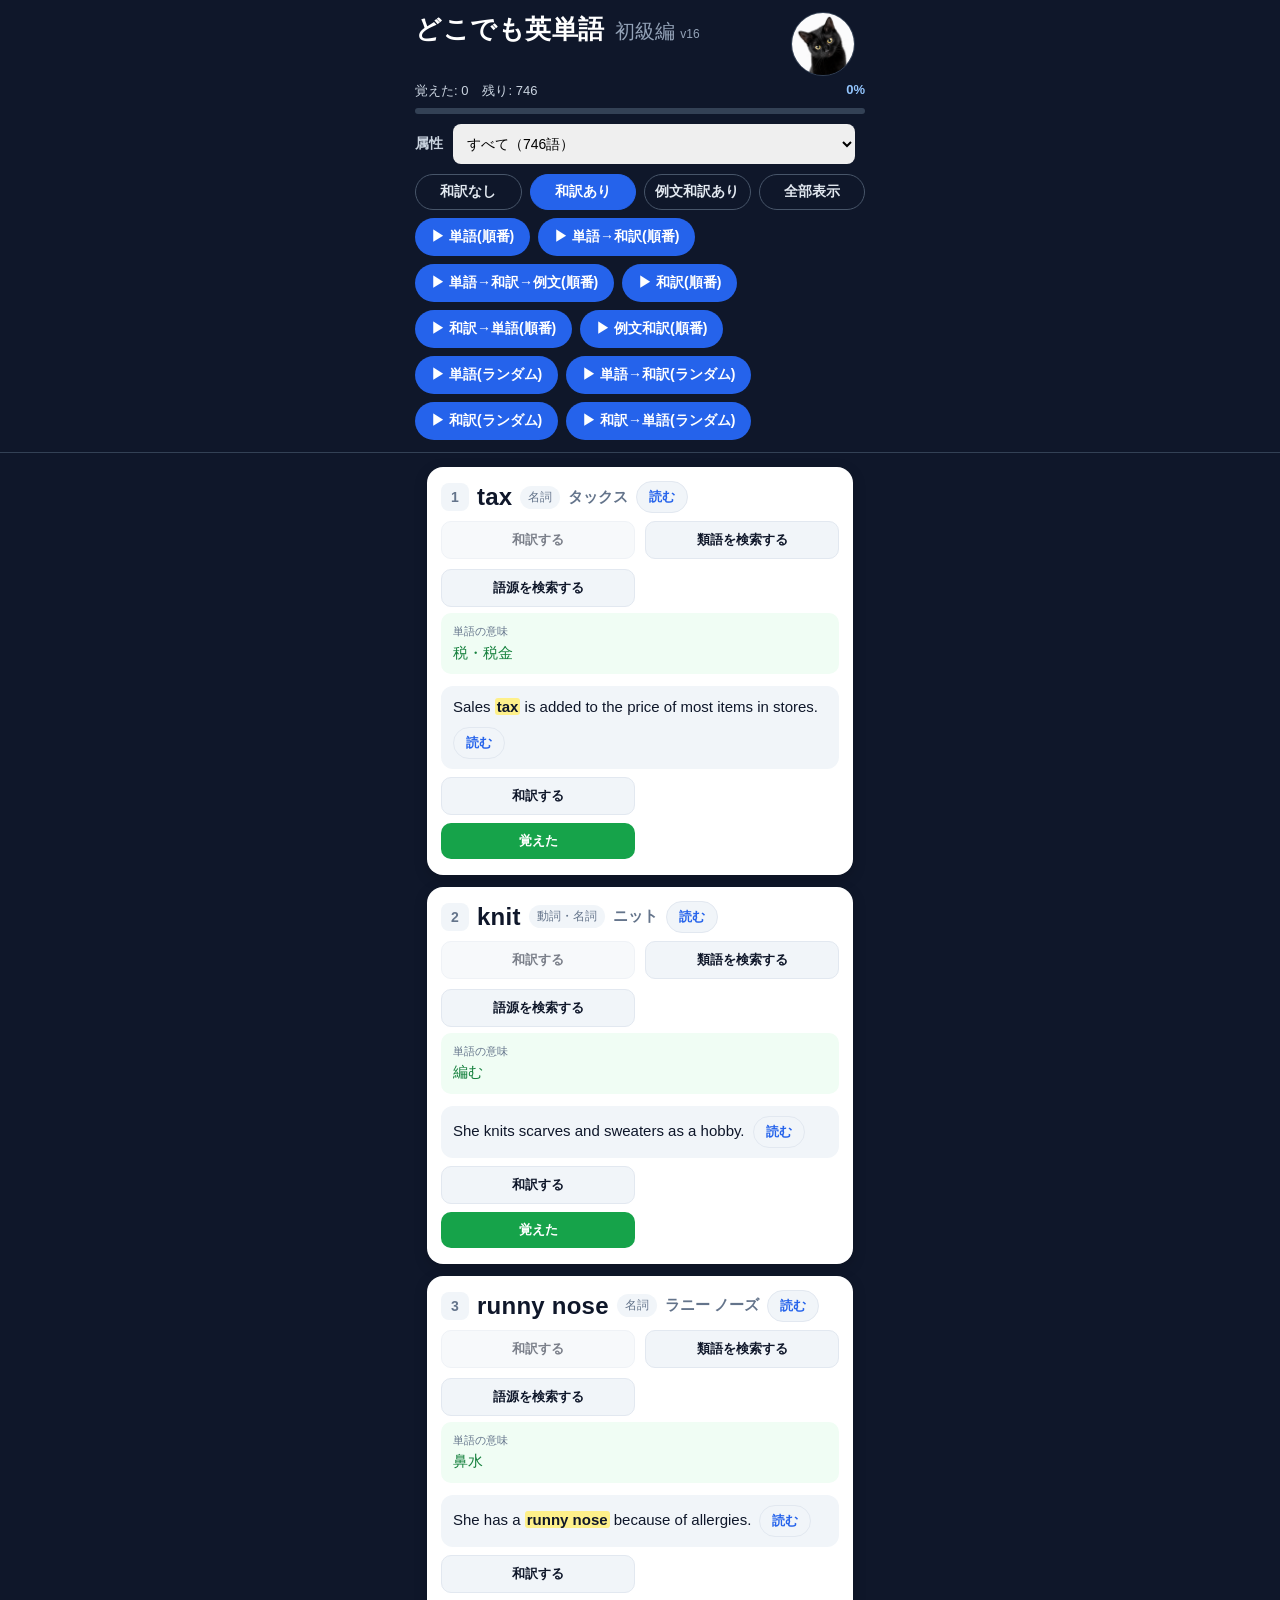
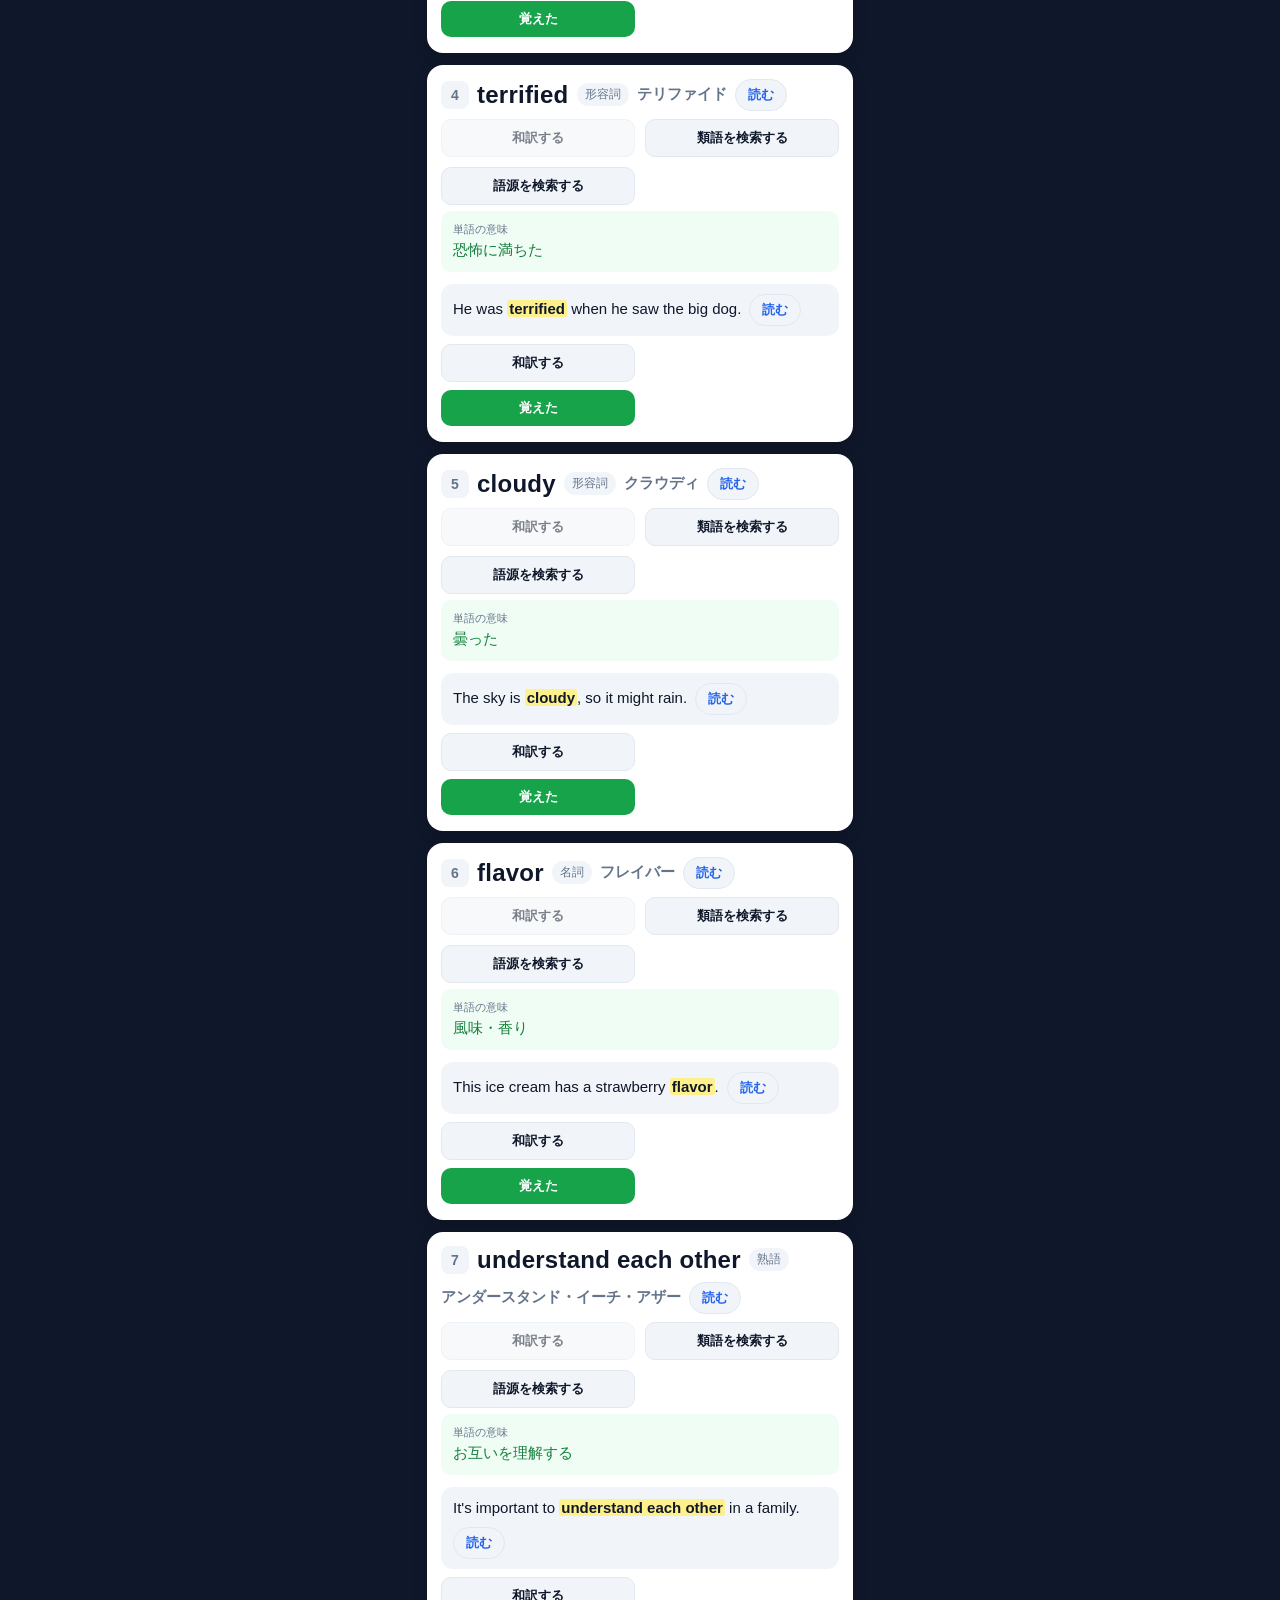
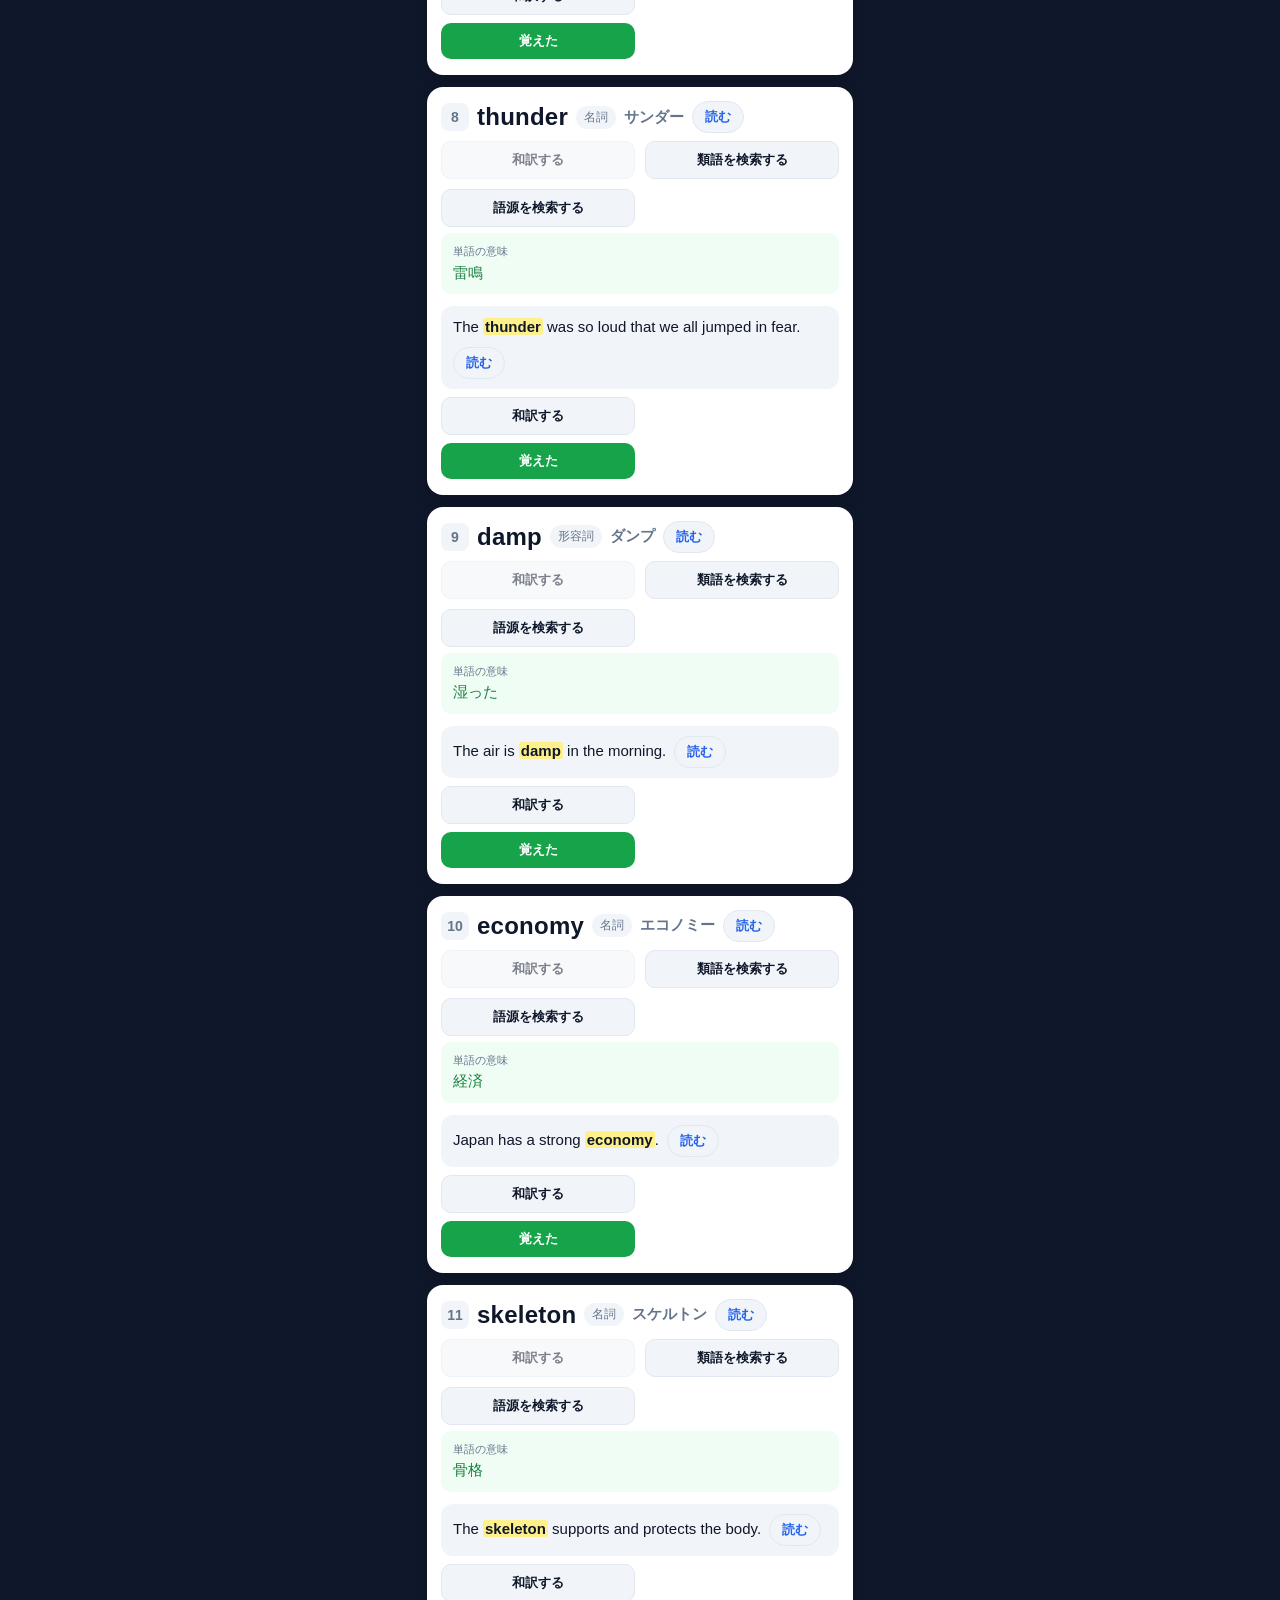
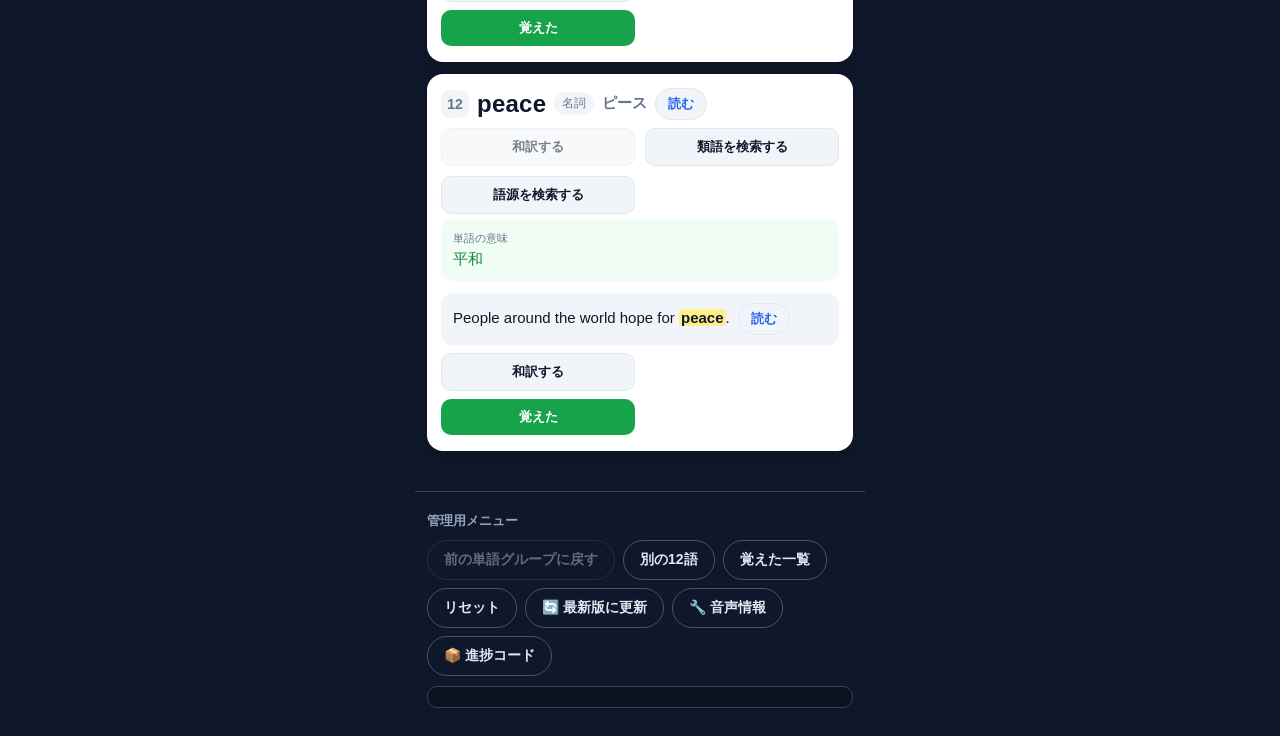
<file: index.html>
<!DOCTYPE html>
<html lang="ja">
<head>
  <meta charset="UTF-8" />
  <meta name="viewport" content="width=device-width, initial-scale=1.0, viewport-fit=cover" />
  <meta name="theme-color" content="#0f172a" />
  <meta http-equiv="Cache-Control" content="no-cache, no-store, must-revalidate" />
  <script>
    (function () {
      if (new URLSearchParams(location.search).get("hardreset") !== "1") return;
      var tasks = [];
      if ("serviceWorker" in navigator) {
        tasks.push(
          navigator.serviceWorker.getRegistrations().then(function (regs) {
            return Promise.all(regs.map(function (r) { return r.unregister(); }));
          })
        );
      }
      if ("caches" in window) {
        tasks.push(
          caches.keys().then(function (keys) {
            return Promise.all(keys.map(function (k) { return caches.delete(k); }));
          })
        );
      }
      Promise.all(tasks).finally(function () {
        var u = new URL(location.href);
        u.searchParams.delete("hardreset");
        u.searchParams.set("_t", Date.now());
        location.replace(u.href);
      });
    })();
  </script>
  <title>どこでも英単語 初級編</title>
  <link rel="preconnect" href="https://fonts.googleapis.com" />
  <link rel="preconnect" href="https://fonts.gstatic.com" crossorigin />
  <link
    href="https://fonts.googleapis.com/css2?family=Yomogi&display=swap"
    rel="stylesheet"
  />
  <link rel="manifest" href="manifest.webmanifest?v=16" />
  <link rel="apple-touch-icon" href="header-cat.png?v=16" />
  <link rel="stylesheet" href="style.css?v=16" />
</head>
<body>
  <header class="app-header">
    <div class="header-row">
      <h1 class="brand">
        <span class="brand-name">どこでも英単語</span>
      </h1>
      <span class="subtitle">初級編 <span id="appVersion"></span></span>
      <img class="header-mascot" src="header-cat.png?v=16" alt="" />
    </div>
    <div class="header-stats">
      <span id="learnedCount">覚えた: 0</span>
      <span id="remainCount">残り: 0</span>
      <span id="progressPct">0%</span>
    </div>
    <div class="progress-bar" aria-hidden="true">
      <div id="progressFill" class="progress-fill"></div>
    </div>
    <div class="category-row">
      <label for="catSelect">属性</label>
      <select id="catSelect" aria-label="属性で絞り込み"></select>
      <span id="catCount" class="cat-count"></span>
    </div>
    <div class="header-actions mode-actions">
      <button class="btn btn-ghost mode-btn" data-mode="no-ja">和訳なし</button>
      <button class="btn btn-ghost mode-btn" data-mode="normal">和訳あり</button>
      <button class="btn btn-ghost mode-btn" data-mode="ex">例文和訳あり</button>
      <button class="btn btn-ghost mode-btn" data-mode="full">全部表示</button>
    </div>
    <div class="header-actions header-actions-read">
      <button id="readWordsSeqBtn" class="btn btn-primary">▶ 単語(順番)</button>
      <button id="readWordJaSeqBtn" class="btn btn-primary">▶ 単語→和訳(順番)</button>
      <button id="readWordExBtn" class="btn btn-primary">▶ 単語→和訳→例文(順番)</button>
      <button id="readJaSeqBtn" class="btn btn-primary">▶ 和訳(順番)</button>
      <button id="readJaWordSeqBtn" class="btn btn-primary">▶ 和訳→単語(順番)</button>
      <button id="readExJaBtn" class="btn btn-primary">▶ 例文和訳(順番)</button>
    </div>
    <div class="header-actions header-actions-read">
      <button id="readWordsRandomBtn" class="btn btn-primary">▶ 単語(ランダム)</button>
      <button id="readWordJaRandomBtn" class="btn btn-primary">▶ 単語→和訳(ランダム)</button>
      <button id="readJaRandomBtn" class="btn btn-primary">▶ 和訳(ランダム)</button>
      <button id="readJaWordRandomBtn" class="btn btn-primary">▶ 和訳→単語(ランダム)</button>
      <button id="stopBtn" class="btn btn-ghost" hidden>■ 停止</button>
    </div>
  </header>

  <main id="cardList" class="card-list"></main>

  <div id="emptyState" class="empty-state" hidden>
    <p id="emptyStateMsg">🎉 すべての単語を覚えました！</p>
    <button id="restartBtn" class="btn btn-primary">もう一度はじめから</button>
  </div>

  <footer class="app-management" aria-label="管理用メニュー">
    <p class="management-title">管理用メニュー</p>
    <div class="header-actions">
      <button id="previousGroupBtn" class="btn btn-ghost" disabled>前の単語グループに戻す</button>
      <button id="shuffleBtn" class="btn btn-ghost">別の12語</button>
      <button id="learnedListBtn" class="btn btn-ghost">覚えた一覧</button>
      <button id="resetBtn" class="btn btn-ghost">リセット</button>
      <button id="updateBtn" class="btn btn-ghost">🔄 最新版に更新</button>
      <button id="voiceInfoBtn" class="btn btn-ghost">🔧 音声情報</button>
      <button id="progressCodeBtn" class="btn btn-ghost">📦 進捗コード</button>
    </div>
    <div id="learnedPanel" class="learned-panel" hidden></div>
    <div id="voicePanel" class="voice-panel" hidden></div>
    <div id="progressCodePanel" class="progress-code-panel" hidden></div>
  </footer>

  <script src="words_extra.js?v=16"></script>
  <script src="words.js?v=16"></script>
  <script src="app.js?v=16"></script>
</body>
</html>
</file>
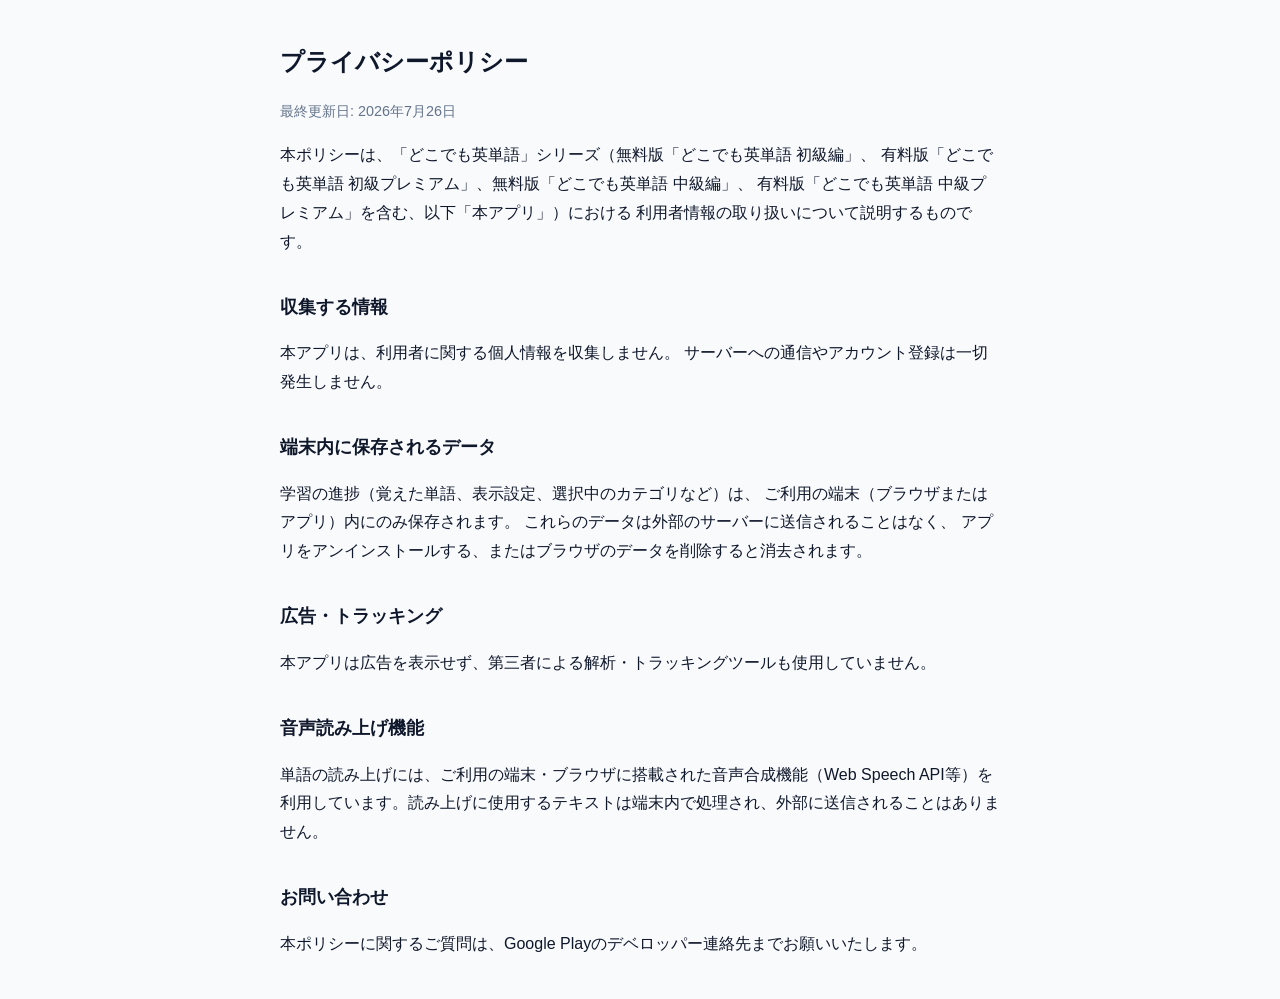
<file: privacy.html>
<!DOCTYPE html>
<html lang="ja">
<head>
<meta charset="UTF-8" />
<meta name="viewport" content="width=device-width, initial-scale=1.0" />
<title>プライバシーポリシー | どこでも英単語</title>
<style>
  body {
    font-family: -apple-system, "Yu Gothic", "Hiragino Sans", sans-serif;
    max-width: 720px;
    margin: 40px auto;
    padding: 0 20px;
    line-height: 1.8;
    color: #0f172a;
    background: #f8fafc;
  }
  h1 { font-size: 1.5rem; }
  h2 { font-size: 1.1rem; margin-top: 2em; }
  .updated { color: #64748b; font-size: 0.9rem; }
</style>
</head>
<body>
  <h1>プライバシーポリシー</h1>
  <p class="updated">最終更新日: 2026年7月26日</p>

  <p>
    本ポリシーは、「どこでも英単語」シリーズ（無料版「どこでも英単語 初級編」、
    有料版「どこでも英単語 初級プレミアム」、無料版「どこでも英単語 中級編」、
    有料版「どこでも英単語 中級プレミアム」を含む、以下「本アプリ」）における
    利用者情報の取り扱いについて説明するものです。
  </p>

  <h2>収集する情報</h2>
  <p>
    本アプリは、利用者に関する個人情報を収集しません。
    サーバーへの通信やアカウント登録は一切発生しません。
  </p>

  <h2>端末内に保存されるデータ</h2>
  <p>
    学習の進捗（覚えた単語、表示設定、選択中のカテゴリなど）は、
    ご利用の端末（ブラウザまたはアプリ）内にのみ保存されます。
    これらのデータは外部のサーバーに送信されることはなく、
    アプリをアンインストールする、またはブラウザのデータを削除すると消去されます。
  </p>

  <h2>広告・トラッキング</h2>
  <p>
    本アプリは広告を表示せず、第三者による解析・トラッキングツールも使用していません。
  </p>

  <h2>音声読み上げ機能</h2>
  <p>
    単語の読み上げには、ご利用の端末・ブラウザに搭載された音声合成機能（Web Speech API等）を
    利用しています。読み上げに使用するテキストは端末内で処理され、外部に送信されることはありません。
  </p>

  <h2>お問い合わせ</h2>
  <p>
    本ポリシーに関するご質問は、Google Playのデベロッパー連絡先までお願いいたします。
  </p>
</body>
</html>
</file>
<file: style.css>
:root {
  --bg: #0f172a;
  --bg-soft: #1e293b;
  --card: #ffffff;
  --card-soft: #f1f5f9;
  --text: #0f172a;
  --muted: #64748b;
  --primary: #2563eb;
  --primary-dark: #1d4ed8;
  --green: #16a34a;
  --green-dark: #15803d;
  --line: #e2e8f0;
  --radius: 16px;
  --content-width: 450px;
  --content-padding: 12px;
}

* { box-sizing: border-box; -webkit-tap-highlight-color: transparent; }

html, body {
  margin: 0;
  padding: 0;
  width: 100%;
  max-width: 100%;
  min-height: 100%;
  overflow-x: hidden;
  background: var(--bg);
  color: var(--text);
  font-family: -apple-system, BlinkMacSystemFont, "Segoe UI", "Hiragino Kaku Gothic ProN",
    "Yu Gothic", Meiryo, sans-serif;
  -webkit-text-size-adjust: 100%;
  -webkit-overflow-scrolling: touch;
}

/* ---------- アプリ内ブラウザ警告 ---------- */
.in-app-browser-warning {
  display: flex;
  align-items: center;
  gap: 10px;
  background: #78350f;
  color: #fef3c7;
  font-size: 13px;
  line-height: 1.5;
  padding: 10px max(12px, env(safe-area-inset-right)) 10px max(12px, env(safe-area-inset-left));
}
.in-app-browser-warning span { flex: 1; }
.in-app-browser-warning button {
  flex: 0 0 auto;
  background: transparent;
  border: none;
  color: #fef3c7;
  font-size: 16px;
  cursor: pointer;
  padding: 4px;
}

/* ---------- ヘッダー ---------- */
.app-header {
  position: sticky;
  top: 0;
  z-index: 10;
  background: var(--bg);
  color: #fff;
  padding: calc(env(safe-area-inset-top) + 12px)
    max(16px, env(safe-area-inset-right))
    12px
    max(16px, env(safe-area-inset-left));
  border-bottom: 1px solid #334155;
}

.app-header > * {
  max-width: var(--content-width);
  margin-left: auto;
  margin-right: auto;
  width: 100%;
}

.header-row {
  display: flex;
  align-items: baseline;
  column-gap: 0;
  row-gap: 6px;
  flex-wrap: wrap;
}

.header-mascot {
  width: 64px;
  height: 64px;
  margin-left: auto;
  margin-right: 10px;
  border-radius: 999px;
  object-fit: cover;
  object-position: 50% 5%;
  border: 1px solid #334155;
  flex: 0 0 auto;
  align-self: center;
}

@media (max-width: 390px) {
  .header-mascot { width: 52px; height: 52px; }
}

.app-header .brand {
  margin: 0;
  display: inline-flex;
  align-items: baseline;
  gap: 7px;
  font-size: 26px;
  font-weight: 800;
  letter-spacing: 0.02em;
  white-space: nowrap;
}

.title-sub {
  margin-left: 2px;
  padding: 0 2px 2px;
  color: #cbd5e1;
  font-family: "Yomogi", "Yu Kyokasho", "Klee", "Hiragino Maru Gothic ProN",
    "Yu Gothic", cursive;
  font-size: 20px;
  font-weight: 500;
  letter-spacing: 0.06em;
}

.subtitle {
  margin-left: 0.5em;
  font-size: 20px;
  color: #94a3b8;
  white-space: nowrap;
}

#appVersion {
  font-size: 12px;
}

@media (max-width: 390px) {
  .header-row { row-gap: 5px; }
  .app-header .brand { font-size: 25px; }
  .title-sub { font-size: 15px; }
  .subtitle { font-size: 15px; }
}

.header-stats {
  display: flex;
  gap: 14px;
  margin-top: 6px;
  font-size: 13px;
  color: #cbd5e1;
  flex-wrap: wrap;
}

#progressPct {
  margin-left: auto;
  font-weight: 800;
  color: #93c5fd;
}

.progress-bar {
  margin-top: 8px;
  height: 6px;
  background: #334155;
  border-radius: 999px;
  overflow: hidden;
}

.progress-fill {
  height: 100%;
  width: 0%;
  background: linear-gradient(90deg, #2563eb, #4ade80);
  border-radius: 999px;
  transition: width 0.25s ease;
}

.category-row {
  display: flex;
  align-items: center;
  gap: 10px;
  margin-top: 10px;
  flex-wrap: wrap;
  font-size: 14px;
}
.category-row label {
  font-weight: 700;
  color: #cbd5e1;
}
.category-row select {
  flex: 1;
  min-width: 140px;
  font-size: 14px;
  padding: 8px 10px;
  border-radius: 8px;
  border: none;
  min-height: 40px;
}
.cat-count {
  font-size: 12px;
  color: #94a3b8;
}

.header-actions {
  display: flex;
  gap: 8px;
  margin-top: 12px;
  flex-wrap: wrap;
}

.header-actions-read {
  margin-top: 8px;
}

.header-actions-read:first-of-type {
  margin-top: 12px;
}

/* ---------- ボタン ---------- */
.btn {
  border: none;
  border-radius: 999px;
  padding: 10px 16px;
  font-size: 14px;
  font-weight: 700;
  cursor: pointer;
  transition: transform 0.05s ease, background 0.15s ease, opacity 0.15s ease;
}
.btn:active { transform: scale(0.96); }

.btn-primary { background: var(--primary); color: #fff; }
.btn-primary:hover { background: var(--primary-dark); }

.btn-ghost {
  background: transparent;
  color: #e2e8f0;
  border: 1px solid #475569;
}

.mode-actions {
  margin-top: 10px;
  flex-wrap: nowrap;
}

.mode-btn {
  flex: 1 1 0;
  padding: 8px 2px;
  text-align: center;
  white-space: nowrap;
}

.mode-btn.active {
  background: var(--primary);
  color: #fff;
  border-color: var(--primary);
}

.btn:disabled {
  opacity: 0.4;
  cursor: default;
}

/* ---------- 画面末尾の管理用メニュー ---------- */
.app-management {
  max-width: var(--content-width);
  width: 100%;
  margin: 0 auto;
  padding: 20px max(var(--content-padding), env(safe-area-inset-right))
    calc(env(safe-area-inset-bottom) + 28px)
    max(var(--content-padding), env(safe-area-inset-left));
  border-top: 1px solid #334155;
  color: #fff;
}

.management-title {
  margin: 0;
  color: #94a3b8;
  font-size: 13px;
  font-weight: 700;
}

.app-management .header-actions {
  margin-top: 10px;
}

/* ---------- 音声情報パネル ---------- */
.voice-panel {
  margin-top: 10px;
  background: #0b1220;
  border: 1px solid #334155;
  border-radius: 10px;
  padding: 10px 12px;
  font-size: 12px;
  line-height: 1.6;
  color: #cbd5e1;
  max-height: 200px;
  overflow: auto;
  white-space: pre-wrap;
  word-break: break-word;
}
.voice-panel .ok { color: #4ade80; font-weight: 700; }
.voice-panel .ng { color: #f87171; font-weight: 700; }
.voice-panel .hit { color: #93c5fd; }

/* ---------- 覚えた一覧パネル ---------- */
.learned-panel {
  margin-top: 10px;
  background: #0b1220;
  border: 1px solid #334155;
  border-radius: 10px;
  padding: 10px 12px;
  max-height: 220px;
  overflow: auto;
}

.learned-panel-empty {
  font-size: 13px;
  color: #94a3b8;
}

.learned-item {
  display: flex;
  align-items: center;
  gap: 8px;
  padding: 6px 0;
  border-bottom: 1px solid #1e293b;
  font-size: 13px;
  color: #e2e8f0;
}
.learned-item:last-child { border-bottom: none; }

.learned-item-word {
  font-weight: 800;
  flex: 1;
}

.learned-item-ja {
  color: #94a3b8;
  font-size: 12px;
}

.unlearn-btn {
  flex: 0 0 auto;
  background: transparent;
  color: #f87171;
  border: 1px solid #7f1d1d;
  border-radius: 8px;
  padding: 4px 10px;
  font-size: 12px;
  font-weight: 700;
  cursor: pointer;
}

/* ---------- 進捗コードパネル ---------- */
.progress-code-panel {
  margin-top: 10px;
  background: #0b1220;
  border: 1px solid #334155;
  border-radius: 10px;
  padding: 10px 12px;
  display: flex;
  flex-direction: column;
  gap: 12px;
}

.progress-code-desc {
  margin: 0;
  font-size: 13px;
  color: #94a3b8;
}

.progress-code-section {
  display: flex;
  flex-direction: column;
  gap: 6px;
}

.progress-code-section .label {
  font-size: 12px;
  font-weight: 700;
  color: #94a3b8;
}

.progress-code-textarea {
  width: 100%;
  resize: vertical;
  background: #0f172a;
  color: #e2e8f0;
  border: 1px solid #334155;
  border-radius: 8px;
  padding: 8px 10px;
  font-size: 12px;
  font-family: monospace;
  box-sizing: border-box;
}

.progress-code-status {
  font-size: 12px;
  min-height: 1.4em;
}

.progress-code-status.ok { color: #4ade80; }
.progress-code-status.ng { color: #f87171; }

/* ---------- カード一覧 ---------- */
.card-list {
  max-width: var(--content-width);
  width: 100%;
  margin: 0 auto;
  padding: 14px max(var(--content-padding), env(safe-area-inset-right))
    calc(env(safe-area-inset-bottom) + 40px)
    max(var(--content-padding), env(safe-area-inset-left));
  display: flex;
  flex-direction: column;
  gap: 12px;
}

.word-card {
  background: var(--card);
  border-radius: var(--radius);
  padding: 14px 14px 16px;
  box-shadow: 0 4px 14px rgba(0, 0, 0, 0.18);
  animation: pop 0.18s ease;
  transition: box-shadow 0.2s ease, outline 0.2s ease;
}

.word-card.speaking-now {
  outline: 2px solid var(--primary);
  box-shadow: 0 0 0 4px rgba(37, 99, 235, 0.2);
}

@keyframes pop {
  from { opacity: 0; transform: translateY(6px); }
  to { opacity: 1; transform: translateY(0); }
}

.card-line {
  display: flex;
  flex-wrap: wrap;
  align-items: center;
  gap: 8px;
  margin-top: 8px;
}
.card-line:first-child { margin-top: 0; }

.word-line .word-en {
  font-size: 24px;
  font-weight: 800;
  letter-spacing: 0.01em;
}

.word-line .word-kana {
  font-size: 15px;
  color: var(--muted);
  font-weight: 600;
}

.inline-btn {
  flex: 0 0 auto;
  background: var(--card-soft);
  color: var(--primary);
  border: 1px solid var(--line);
  border-radius: 999px;
  padding: 6px 12px;
  font-size: 13px;
  font-weight: 700;
  cursor: pointer;
  white-space: nowrap;
}
.inline-btn:active { transform: scale(0.94); }
.inline-btn.speaking { background: #dbeafe; }

.ex-line {
  margin-top: 12px;
  background: var(--card-soft);
  border-radius: 12px;
  padding: 10px 12px;
}

.ex-line .example-en {
  font-size: 15px;
  line-height: 1.5;
}

.btn-line {
  display: grid;
  grid-template-columns: repeat(2, minmax(0, 1fr));
  gap: 10px;
}

.btn-line .learned-btn {
  width: auto;
}

.num-badge {
  flex: 0 0 auto;
  width: 28px;
  height: 28px;
  border-radius: 8px;
  background: var(--card-soft);
  color: var(--muted);
  display: grid;
  place-items: center;
  font-weight: 800;
  font-size: 14px;
}

.word-pos {
  font-size: 12px;
  color: var(--muted);
  background: var(--card-soft);
  padding: 3px 8px;
  border-radius: 999px;
  white-space: nowrap;
}

.example-en {
  font-size: 15px;
  line-height: 1.5;
}

.word-hit {
  background: #fef08a;
  color: var(--text);
  padding: 0 2px;
  border-radius: 3px;
  font-weight: 800;
}

/* 隠す/表示する訳エリア */
.reveal {
  margin-top: 6px;
  font-size: 15px;
  line-height: 1.5;
  color: var(--green-dark);
  background: #f0fdf4;
  border-radius: 10px;
  padding: 10px 12px;
  display: none;
}
.reveal.show { display: block; }
.reveal .label { font-size: 11px; color: var(--muted); display: block; margin-bottom: 2px; }

.reveal-syn,
.reveal-etym {
  font-style: italic;
}

.reveal-syn {
  background: #eff6ff;
  color: #1e3a8a;
}

.reveal-etym {
  background: #faf5ff;
  color: #5b21b6;
}

.etym-self {
  margin: 0 0 8px;
  font-size: 14px;
  font-weight: 400;
  font-style: normal;
}

.syn-item {
  display: flex;
  flex-wrap: wrap;
  align-items: baseline;
  gap: 6px;
  margin-top: 6px;
}
.syn-item:first-of-type { margin-top: 4px; }

.syn-en {
  font-weight: 800;
  font-size: 16px;
  font-style: normal; /* 強調文字（単語そのもの）はゴシックのまま立体表示 */
}

.syn-pos {
  font-size: 11px;
  color: var(--muted);
  background: var(--card-soft);
  padding: 2px 6px;
  border-radius: 999px;
}

.syn-ja {
  font-size: 14px;
  color: #334155;
  font-style: normal; /* 括弧・和訳・ニュアンスで書体を個別に制御する */
}

.syn-paren {
  font-style: normal; /* カッコは斜体にしない */
  font-weight: 400;
}

.syn-trans {
  font-style: normal; /* 和訳はゴシック体で立体表示 */
  font-weight: 700;
}

.syn-nuance {
  font-style: italic; /* ニュアンス説明のみ斜体・通常の太さ */
  font-weight: 400;
}

.mini-read-btn {
  flex: 0 0 auto;
  font-style: normal;
  background: var(--card-soft);
  color: var(--primary);
  border: 1px solid var(--line);
  border-radius: 999px;
  width: 24px;
  height: 24px;
  line-height: 1;
  font-size: 12px;
  padding: 0;
  cursor: pointer;
}
.mini-read-btn:active { transform: scale(0.9); }
.mini-read-btn.speaking { background: #dbeafe; }

.syn-none {
  margin: 4px 0 0;
  font-size: 14px;
  color: var(--muted);
}

.reveal-btn {
  background: var(--card-soft);
  color: var(--text);
  border: 1px solid var(--line);
  border-radius: 10px;
  padding: 9px 12px;
  font-size: 13px;
  font-weight: 700;
  cursor: pointer;
  text-align: center;
  overflow-wrap: break-word;
}
.reveal-btn:active { transform: scale(0.97); }
.reveal-btn.done { opacity: 0.55; }

.learned-btn {
  background: var(--green);
  color: #fff;
  border: none;
  border-radius: 10px;
  padding: 9px 14px;
  font-size: 13px;
  font-weight: 800;
  cursor: pointer;
  text-align: center;
  overflow-wrap: break-word;
}
.learned-btn:hover { background: var(--green-dark); }
.learned-btn:active { transform: scale(0.97); }

/* ---------- 完了画面 ---------- */
.empty-state {
  max-width: var(--content-width);
  width: 100%;
  margin: 40px auto;
  padding: 30px max(var(--content-padding), env(safe-area-inset-right))
    20px max(var(--content-padding), env(safe-area-inset-left));
  text-align: center;
  color: #e2e8f0;
}
.empty-state p { font-size: 20px; font-weight: 700; margin-bottom: 20px; }
</file>
